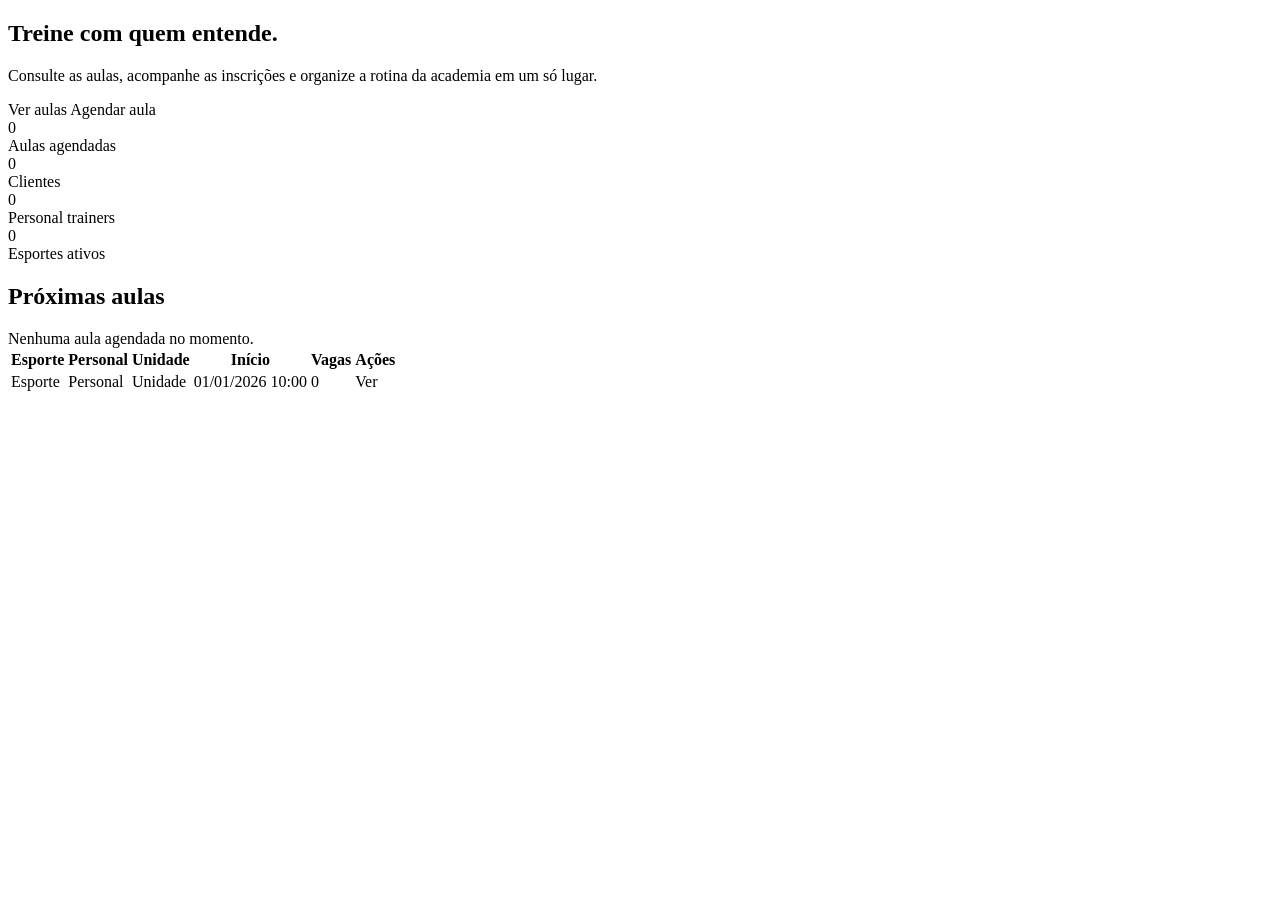
<file: src/main/resources/templates/index.html>
<!DOCTYPE html>
<html lang="pt-BR" xmlns:th="http://www.thymeleaf.org"
      xmlns:sec="http://www.thymeleaf.org/extras/spring-security">
<head th:replace="~{fragments/layout :: head('Início')}"></head>
<body>
<header th:replace="~{fragments/layout :: navbar('inicio')}"></header>

<section class="hero">
  <div class="container">
    <h1>Treine com quem entende.</h1>
    <p class="lead">Consulte as aulas, acompanhe as inscrições e organize a rotina da academia em um só lugar.</p>
    <div class="d-flex flex-wrap gap-2 mt-4">
      <a class="btn btn-accent btn-lg" th:href="@{/aulas}">Ver aulas</a>
      <a class="btn btn-outline-light btn-lg" sec:authorize="hasRole('ADMIN')" th:href="@{/aulas/nova}">Agendar aula</a>
    </div>
  </div>
</section>

<main class="container py-4">
  <div th:replace="~{fragments/layout :: mensagens}"></div>

  <div class="row g-3 my-3">
    <div class="col-6 col-lg-3">
      <div class="stat-card"><div class="numero" th:text="${totalAgendadas}">0</div><div class="rotulo">Aulas agendadas</div></div>
    </div>
    <div class="col-6 col-lg-3">
      <div class="stat-card"><div class="numero" th:text="${totalClientes}">0</div><div class="rotulo">Clientes</div></div>
    </div>
    <div class="col-6 col-lg-3">
      <div class="stat-card"><div class="numero" th:text="${totalPersonais}">0</div><div class="rotulo">Personal trainers</div></div>
    </div>
    <div class="col-6 col-lg-3">
      <div class="stat-card"><div class="numero" th:text="${totalEsportes}">0</div><div class="rotulo">Esportes ativos</div></div>
    </div>
  </div>

  <h2 class="h4 mt-4 mb-3">Próximas aulas</h2>
  <div class="alert alert-info" th:if="${proximasAulas.isEmpty()}">Nenhuma aula agendada no momento.</div>
  <div class="table-wrapper table-responsive" th:unless="${proximasAulas.isEmpty()}">
    <table class="table table-striped table-hover align-middle">
      <thead>
        <tr><th>Esporte</th><th>Personal</th><th>Unidade</th><th>Início</th><th>Vagas</th><th class="text-end">Ações</th></tr>
      </thead>
      <tbody>
        <tr th:each="aula : ${proximasAulas}">
          <td th:text="${aula.esporte()}">Esporte</td>
          <td th:text="${aula.personal()}">Personal</td>
          <td th:text="${aula.unidade()}">Unidade</td>
          <td th:text="${#temporals.format(aula.inicio(), 'dd/MM/yyyy HH:mm')}">01/01/2026 10:00</td>
          <td th:text="${aula.vagasDisponiveis()}">0</td>
          <td class="text-end"><a class="btn btn-sm btn-outline-primary" th:href="@{/aulas/{id}(id=${aula.id()})}">Ver</a></td>
        </tr>
      </tbody>
    </table>
  </div>
</main>

<footer th:replace="~{fragments/layout :: footer}"></footer>
<th:block th:replace="~{fragments/layout :: scripts}"></th:block>
</body>
</html>
</file>
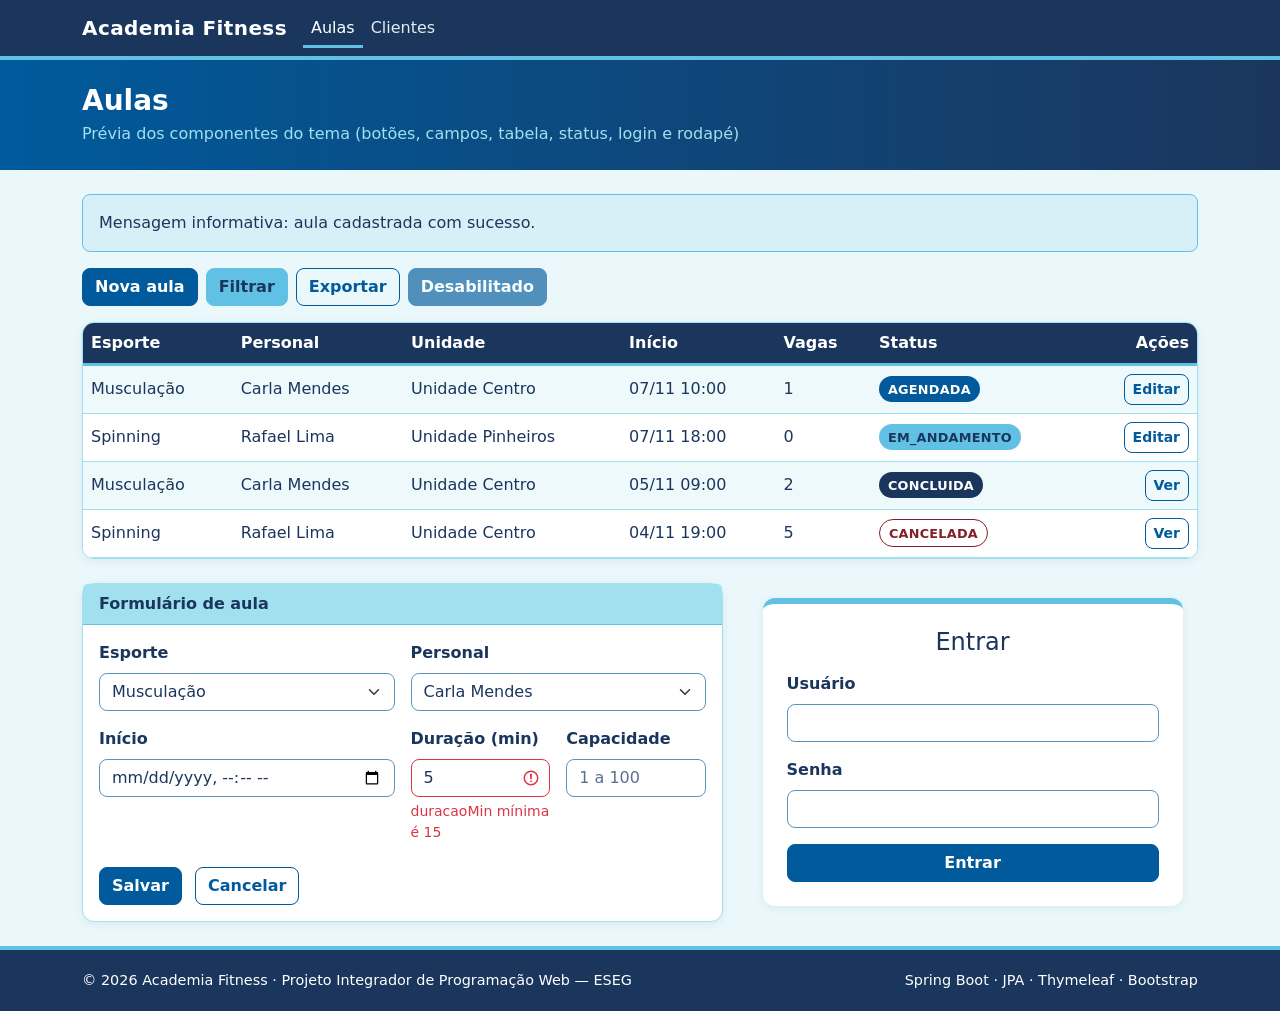
<file: src/main/resources/static/design-preview.html>
<!DOCTYPE html>
<html lang="pt-BR">
<head>
  <meta charset="UTF-8">
  <meta name="viewport" content="width=device-width, initial-scale=1">
  <title>Prévia do tema · Academia Fitness</title>
  <link rel="stylesheet" href="https://cdn.jsdelivr.net/npm/bootstrap@5.3.3/dist/css/bootstrap.min.css">
  <link rel="stylesheet" href="css/custom.css">
</head>
<body>
<header>
  <nav class="navbar navbar-expand-lg navbar-academia navbar-dark">
    <div class="container">
      <a class="navbar-brand" href="#">Academia Fitness</a>
      <button class="navbar-toggler" type="button" data-bs-toggle="collapse" data-bs-target="#m" aria-controls="m" aria-expanded="false" aria-label="Abrir menu"><span class="navbar-toggler-icon"></span></button>
      <div class="collapse navbar-collapse" id="m">
        <ul class="navbar-nav me-auto">
          <li class="nav-item"><a class="nav-link active" href="#">Aulas</a></li>
          <li class="nav-item"><a class="nav-link" href="#">Clientes</a></li>
        </ul>
      </div>
    </div>
  </nav>
</header>

<div class="page-header">
  <div class="container">
    <h1>Aulas</h1>
    <p>Prévia dos componentes do tema (botões, campos, tabela, status, login e rodapé)</p>
  </div>
</div>

<main class="container pb-4">
  <div class="alert alert-info">Mensagem informativa: aula cadastrada com sucesso.</div>

  <div class="d-flex flex-wrap gap-2 justify-content-between align-items-center mb-3 actions">
    <div class="d-flex flex-wrap gap-2">
      <button class="btn btn-primary">Nova aula</button>
      <button class="btn btn-accent">Filtrar</button>
      <button class="btn btn-outline-primary">Exportar</button>
      <button class="btn btn-primary" disabled>Desabilitado</button>
    </div>
  </div>

  <div class="table-wrapper table-responsive mb-4">
    <table class="table table-striped table-hover align-middle">
      <thead>
        <tr><th>Esporte</th><th>Personal</th><th>Unidade</th><th>Início</th><th>Vagas</th><th>Status</th><th class="text-end">Ações</th></tr>
      </thead>
      <tbody>
        <tr><td>Musculação</td><td>Carla Mendes</td><td>Unidade Centro</td><td>07/11 10:00</td><td>1</td><td><span class="status status-agendada">AGENDADA</span></td><td class="text-end"><a class="btn btn-sm btn-outline-primary" href="#">Editar</a></td></tr>
        <tr><td>Spinning</td><td>Rafael Lima</td><td>Unidade Pinheiros</td><td>07/11 18:00</td><td>0</td><td><span class="status status-em_andamento">EM_ANDAMENTO</span></td><td class="text-end"><a class="btn btn-sm btn-outline-primary" href="#">Editar</a></td></tr>
        <tr><td>Musculação</td><td>Carla Mendes</td><td>Unidade Centro</td><td>05/11 09:00</td><td>2</td><td><span class="status status-concluida">CONCLUIDA</span></td><td class="text-end"><a class="btn btn-sm btn-outline-primary" href="#">Ver</a></td></tr>
        <tr><td>Spinning</td><td>Rafael Lima</td><td>Unidade Centro</td><td>04/11 19:00</td><td>5</td><td><span class="status status-cancelada">CANCELADA</span></td><td class="text-end"><a class="btn btn-sm btn-outline-primary" href="#">Ver</a></td></tr>
      </tbody>
    </table>
  </div>

  <div class="row g-4">
    <div class="col-12 col-lg-7">
      <div class="card">
        <div class="card-header">Formulário de aula</div>
        <div class="card-body">
          <div class="row g-3">
            <div class="col-md-6"><label class="form-label" for="esp">Esporte</label>
              <select id="esp" class="form-select"><option>Musculação</option><option>Spinning</option></select></div>
            <div class="col-md-6"><label class="form-label" for="per">Personal</label>
              <select id="per" class="form-select"><option>Carla Mendes</option></select></div>
            <div class="col-md-6"><label class="form-label" for="ini">Início</label>
              <input id="ini" type="datetime-local" class="form-control"></div>
            <div class="col-md-3"><label class="form-label" for="dur">Duração (min)</label>
              <input id="dur" type="number" class="form-control is-invalid" value="5">
              <div class="invalid-feedback">duracaoMin mínima é 15</div></div>
            <div class="col-md-3"><label class="form-label" for="cap">Capacidade</label>
              <input id="cap" type="number" class="form-control" placeholder="1 a 100"></div>
          </div>
          <div class="mt-4 actions">
            <button class="btn btn-primary me-2">Salvar</button>
            <button class="btn btn-outline-primary">Cancelar</button>
          </div>
        </div>
      </div>
    </div>
    <div class="col-12 col-lg-5 d-flex">
      <div class="card login-card mx-auto my-auto">
        <div class="card-body p-4">
          <h2 class="h4 mb-3 text-center">Entrar</h2>
          <div class="mb-3"><label class="form-label" for="u">Usuário</label><input id="u" class="form-control"></div>
          <div class="mb-3"><label class="form-label" for="s">Senha</label><input id="s" type="password" class="form-control"></div>
          <button class="btn btn-primary w-100">Entrar</button>
        </div>
      </div>
    </div>
  </div>
</main>

<footer class="footer-academia">
  <div class="container d-flex flex-column flex-md-row justify-content-between gap-2">
    <span>© 2026 Academia Fitness · Projeto Integrador de Programação Web — ESEG</span>
    <span>Spring Boot · JPA · Thymeleaf · Bootstrap</span>
  </div>
</footer>
<script src="https://cdn.jsdelivr.net/npm/bootstrap@5.3.3/dist/js/bootstrap.bundle.min.js"></script>
</body>
</html>
</file>
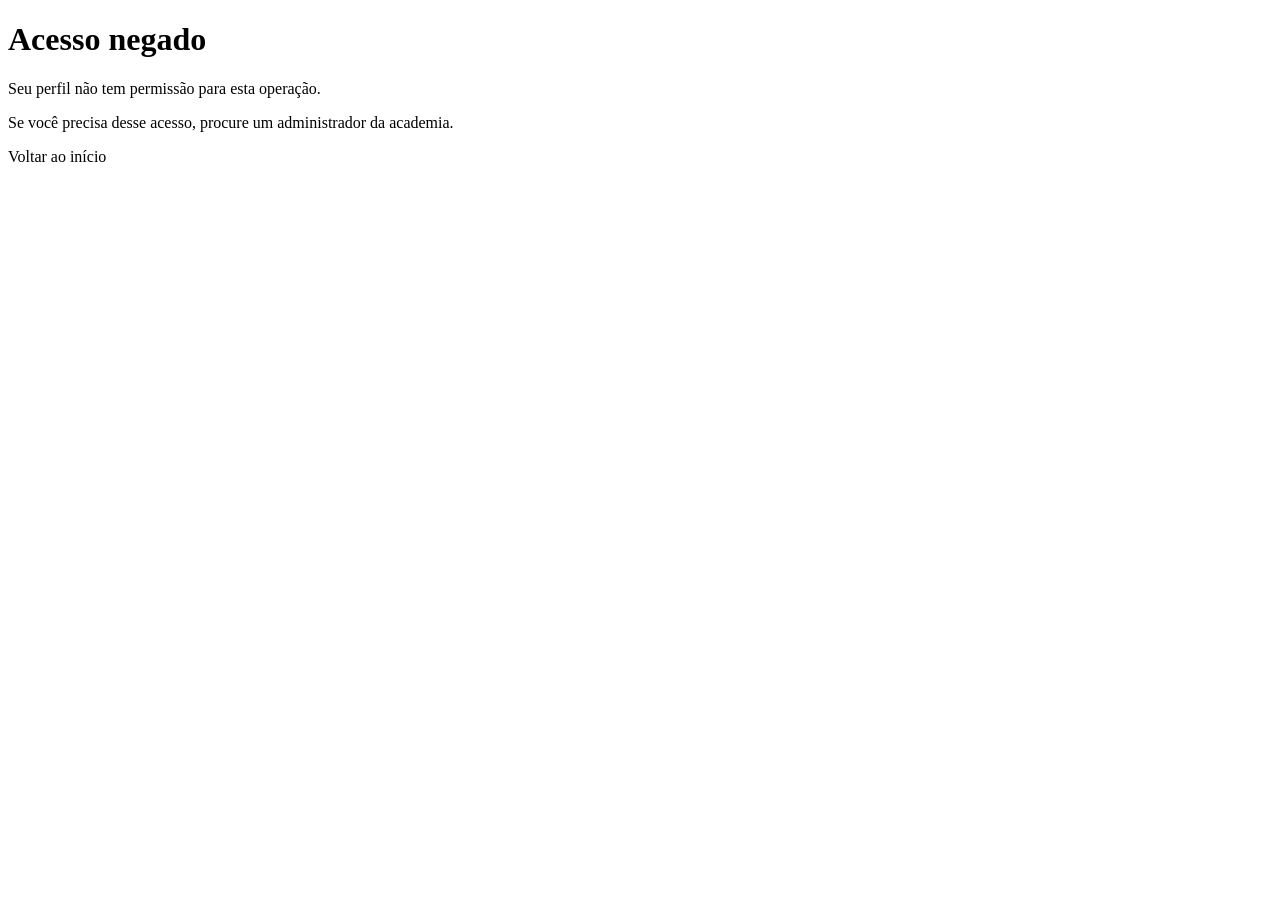
<file: src/main/resources/templates/acesso-negado.html>
<!DOCTYPE html>
<html lang="pt-BR" xmlns:th="http://www.thymeleaf.org">
<head th:replace="~{fragments/layout :: head('Acesso negado')}"></head>
<body>
<header th:replace="~{fragments/layout :: navbar('')}"></header>

<div class="page-header">
  <div class="container">
    <h1>Acesso negado</h1>
    <p>Seu perfil não tem permissão para esta operação.</p>
  </div>
</div>

<main class="container pb-5">
  <div class="card">
    <div class="card-body">
      <p>Se você precisa desse acesso, procure um administrador da academia.</p>
      <a class="btn btn-primary" th:href="@{/home}">Voltar ao início</a>
    </div>
  </div>
</main>

<footer th:replace="~{fragments/layout :: footer}"></footer>
<th:block th:replace="~{fragments/layout :: scripts}"></th:block>
</body>
</html>
</file>
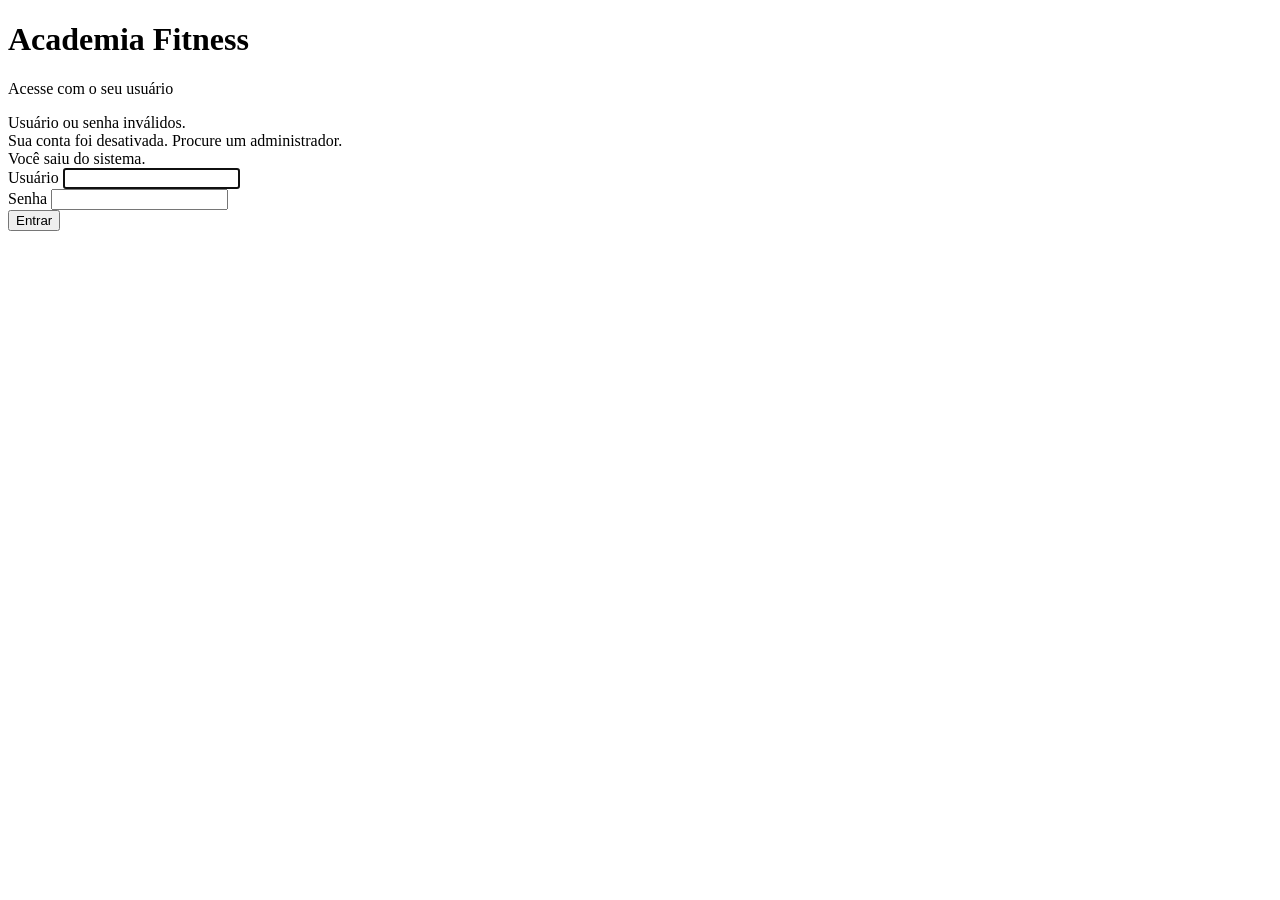
<file: src/main/resources/templates/login.html>
<!DOCTYPE html>
<html lang="pt-BR" xmlns:th="http://www.thymeleaf.org">
<head th:replace="~{fragments/layout :: head('Entrar')}"></head>
<body class="login-page">

<main class="d-flex flex-grow-1 align-items-center justify-content-center p-3">
  <div class="card login-card">
    <div class="card-body p-4">
      <h1 class="h3 text-center mb-1">Academia Fitness</h1>
      <p class="text-center mb-4">Acesse com o seu usuário</p>

      <div class="alert alert-danger" role="alert" th:if="${param.error}">Usuário ou senha inválidos.</div>
      <div class="alert alert-danger" role="alert" th:if="${param.desativado}">Sua conta foi desativada. Procure um administrador.</div>
      <div class="alert alert-info" role="alert" th:if="${param.logout}">Você saiu do sistema.</div>

      <form th:action="@{/login}" method="post">
        <div class="mb-3">
          <label class="form-label" for="username">Usuário</label>
          <input type="text" class="form-control" id="username" name="username" autocomplete="username" autofocus required>
        </div>
        <div class="mb-3">
          <label class="form-label" for="password">Senha</label>
          <input type="password" class="form-control" id="password" name="password" autocomplete="current-password" required>
        </div>
        <button type="submit" class="btn btn-primary w-100">Entrar</button>
      </form>
    </div>
  </div>
</main>

<footer th:replace="~{fragments/layout :: footer}"></footer>
<th:block th:replace="~{fragments/layout :: scripts}"></th:block>
</body>
</html>
</file>
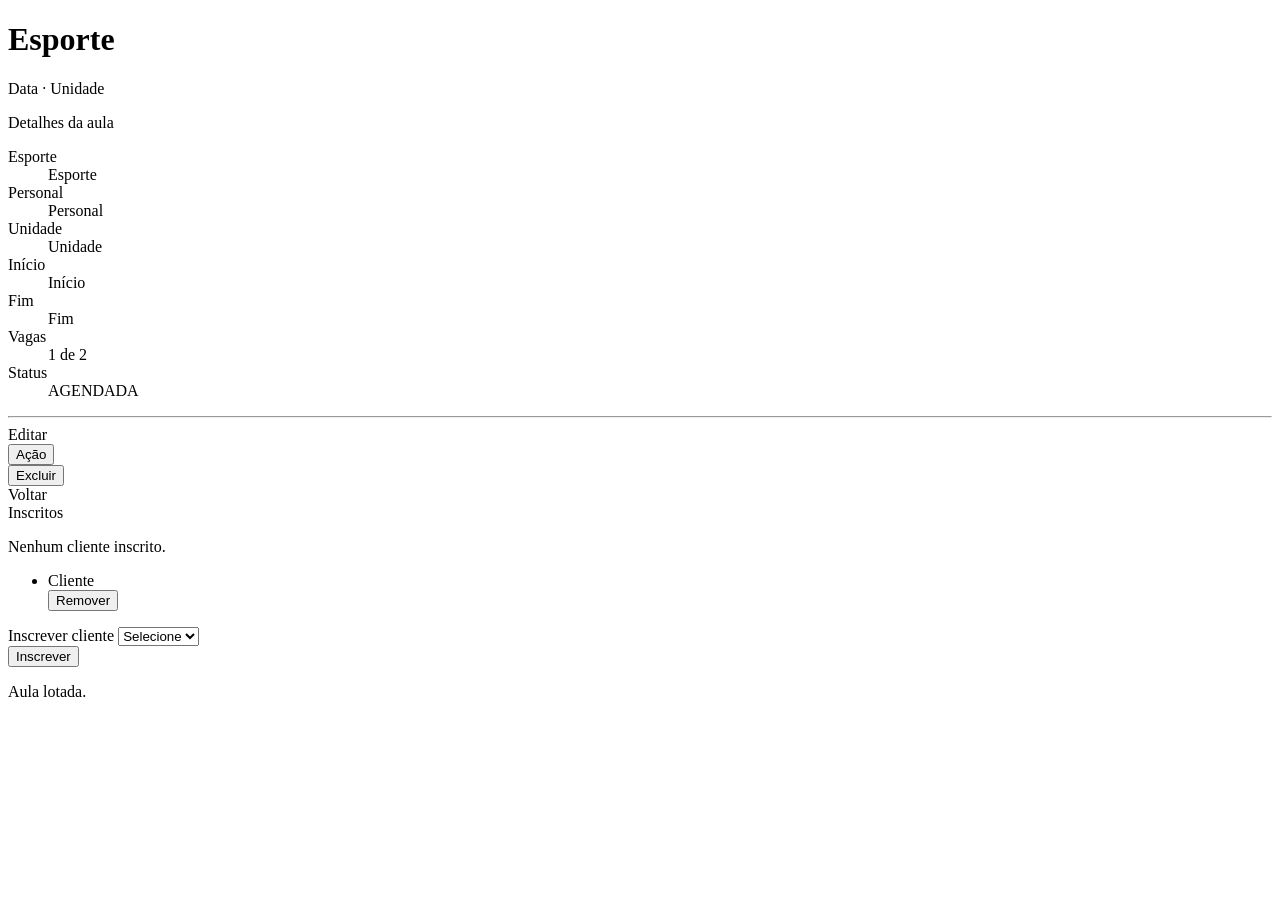
<file: src/main/resources/templates/aulas/detalhe.html>
<!DOCTYPE html>
<html lang="pt-BR" xmlns:th="http://www.thymeleaf.org"
      xmlns:sec="http://www.thymeleaf.org/extras/spring-security">
<head th:replace="~{fragments/layout :: head('Aula')}"></head>
<body>
<header th:replace="~{fragments/layout :: navbar('aulas')}"></header>

<div class="page-header">
  <div class="container">
    <h1 th:text="${aula.esporte()}">Esporte</h1>
    <p th:text="${#temporals.format(aula.inicio(), 'dd/MM/yyyy HH:mm') + ' · ' + aula.unidade()}">Data · Unidade</p>
  </div>
</div>

<main class="container pb-5">
  <div th:replace="~{fragments/layout :: mensagens}"></div>

  <div class="row g-4 mt-1">
    <div class="col-12 col-lg-6">
      <div class="card">
        <div class="card-header">Detalhes da aula</div>
        <div class="card-body">
          <dl class="row mb-0">
            <dt class="col-sm-4">Esporte</dt><dd class="col-sm-8" th:text="${aula.esporte()}">Esporte</dd>
            <dt class="col-sm-4">Personal</dt><dd class="col-sm-8" th:text="${aula.personal()}">Personal</dd>
            <dt class="col-sm-4">Unidade</dt><dd class="col-sm-8" th:text="${aula.unidade()}">Unidade</dd>
            <dt class="col-sm-4">Início</dt><dd class="col-sm-8" th:text="${#temporals.format(aula.inicio(), 'dd/MM/yyyy HH:mm')}">Início</dd>
            <dt class="col-sm-4">Fim</dt><dd class="col-sm-8" th:text="${#temporals.format(aula.fim(), 'dd/MM/yyyy HH:mm')}">Fim</dd>
            <dt class="col-sm-4">Vagas</dt><dd class="col-sm-8" th:text="${aula.vagasDisponiveis() + ' livres de ' + aula.capacidade()}">1 de 2</dd>
            <dt class="col-sm-4">Status</dt>
            <dd class="col-sm-8"><span class="status" th:classappend="${'status-' + #strings.toLowerCase(aula.status().name())}" th:text="${aula.status()}">AGENDADA</span></dd>
          </dl>
          <hr>
          <div class="d-flex flex-wrap gap-2 actions">
            <a class="btn btn-primary" sec:authorize="hasRole('ADMIN')" th:if="${aula.status().name() == 'AGENDADA'}"
               th:href="@{/aulas/{id}/editar(id=${aula.id()})}">Editar</a>

            <form th:each="proximo : ${aula.status().proximos()}" sec:authorize="hasRole('ADMIN')" method="post" class="d-inline"
                  th:action="@{/aulas/{id}/status(id=${aula.id()})}">
              <input type="hidden" name="status" th:value="${proximo.name()}">
              <button type="submit" class="btn"
                      th:classappend="${proximo.name() == 'CANCELADA'} ? 'btn-outline-primary' : 'btn-accent'"
                      th:text="${proximo.name() == 'EM_ANDAMENTO' ? 'Iniciar aula' : (proximo.name() == 'CONCLUIDA' ? 'Concluir aula' : 'Cancelar aula')}">Ação</button>
            </form>

            <form th:if="${aula.status().name() == 'AGENDADA' and aula.inscritos().isEmpty()}" sec:authorize="hasRole('ADMIN')" method="post" class="d-inline"
                  th:action="@{/aulas/{id}/excluir(id=${aula.id()})}"
                  onsubmit="return confirm('Excluir esta aula?');">
              <button type="submit" class="btn btn-outline-primary">Excluir</button>
            </form>

            <a class="btn btn-outline-primary" th:href="@{/aulas}">Voltar</a>
          </div>
        </div>
      </div>
    </div>

    <div class="col-12 col-lg-6">
      <div class="card">
        <div class="card-header" th:text="${'Inscritos (' + aula.inscritos().size() + ')'}">Inscritos</div>
        <div class="card-body">
          <p class="mb-3" th:if="${aula.inscritos().isEmpty()}">Nenhum cliente inscrito.</p>
          <ul class="list-group list-group-flush mb-3" th:unless="${aula.inscritos().isEmpty()}">
            <li class="list-group-item d-flex justify-content-between align-items-center" th:each="c : ${aula.inscritos()}">
              <span th:text="${c.nome()}">Cliente</span>
              <form th:if="${aula.status().name() == 'AGENDADA'}" method="post"
                    th:action="@{/aulas/{id}/inscricoes/{cid}/cancelar(id=${aula.id()},cid=${c.id()})}">
                <button type="submit" class="btn btn-sm btn-outline-primary">Remover</button>
              </form>
            </li>
          </ul>

          <form method="post" class="row g-2 align-items-end"
                th:if="${aula.status().name() == 'AGENDADA' and aula.vagasDisponiveis() > 0 and !clientesDisponiveis.isEmpty()}"
                th:action="@{/aulas/{id}/inscricoes(id=${aula.id()})}">
            <div class="col-12 col-sm-8">
              <label class="form-label" for="clienteId">Inscrever cliente</label>
              <select class="form-select" id="clienteId" name="clienteId" required>
                <option value="" disabled selected>Selecione</option>
                <option th:each="c : ${clientesDisponiveis}" th:value="${c.id}" th:text="${c.nome}">Cliente</option>
              </select>
            </div>
            <div class="col-12 col-sm-4 actions">
              <button type="submit" class="btn btn-primary w-100">Inscrever</button>
            </div>
          </form>
          <p class="mb-0" th:if="${aula.status().name() == 'AGENDADA' and aula.vagasDisponiveis() == 0}">Aula lotada.</p>
        </div>
      </div>
    </div>
  </div>
</main>

<footer th:replace="~{fragments/layout :: footer}"></footer>
<th:block th:replace="~{fragments/layout :: scripts}"></th:block>
</body>
</html>
</file>
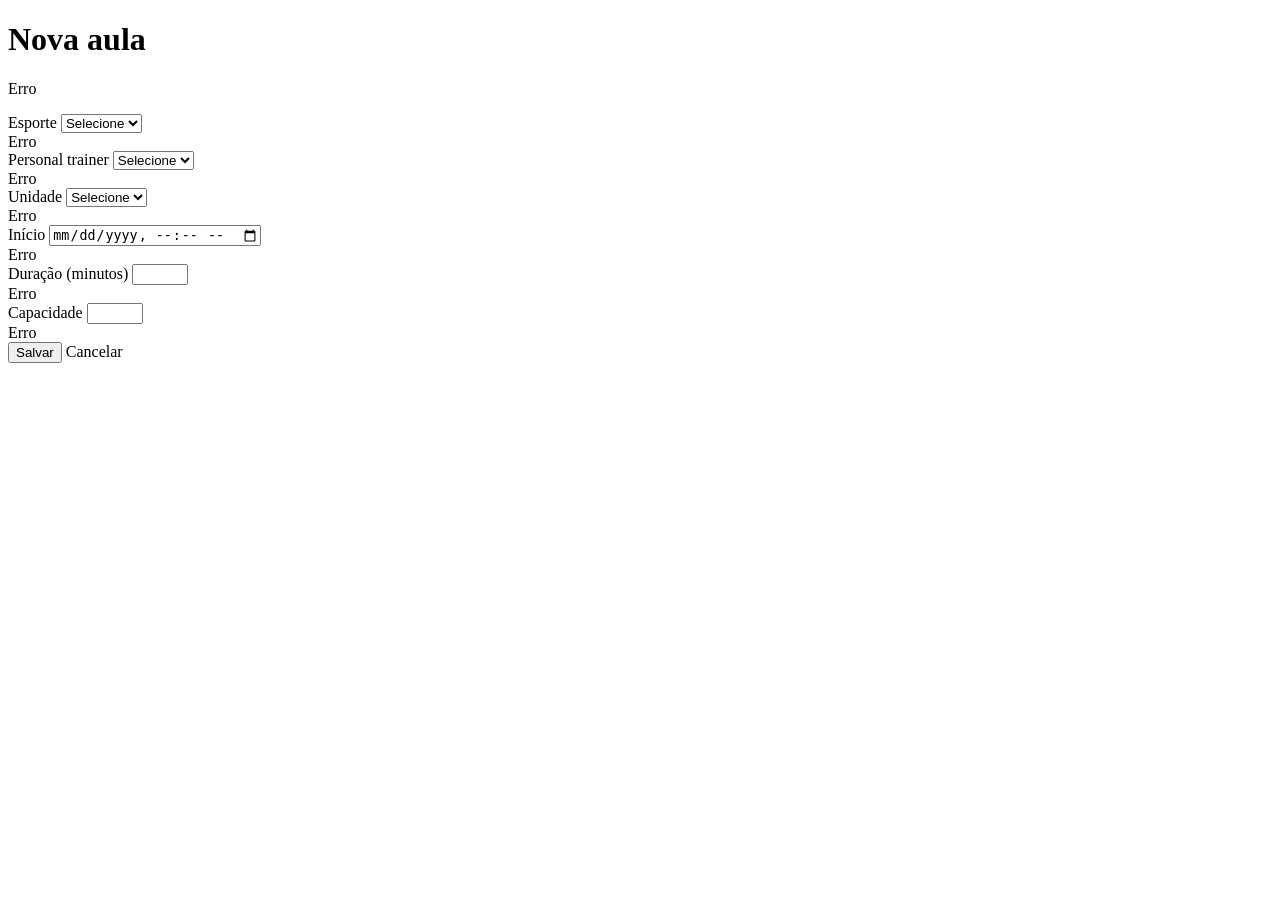
<file: src/main/resources/templates/aulas/form.html>
<!DOCTYPE html>
<html lang="pt-BR" xmlns:th="http://www.thymeleaf.org">
<head th:replace="~{fragments/layout :: head('Aula')}"></head>
<body>
<header th:replace="~{fragments/layout :: navbar('aulas')}"></header>

<div class="page-header">
  <div class="container"><h1 th:text="${titulo}">Nova aula</h1></div>
</div>

<main class="container pb-5">
  <div class="card">
    <div class="card-body">
      <form method="post" th:action="@{${acao}}" th:object="${form}" novalidate>
        <div class="alert alert-danger" th:if="${#fields.hasGlobalErrors()}">
          <p class="mb-0" th:each="e : ${#fields.globalErrors()}" th:text="${e}">Erro</p>
        </div>

        <div class="row g-3">
          <div class="col-md-6">
            <label class="form-label" for="esporteId">Esporte</label>
            <select class="form-select" id="esporteId" th:field="*{esporteId}" th:errorclass="is-invalid">
              <option value="">Selecione</option>
              <option th:each="e : ${esportes}" th:value="${e.id}" th:text="${e.nome}">Esporte</option>
            </select>
            <div class="invalid-feedback" th:errors="*{esporteId}">Erro</div>
          </div>

          <div class="col-md-6">
            <label class="form-label" for="personalId">Personal trainer</label>
            <select class="form-select" id="personalId" th:field="*{personalId}" th:errorclass="is-invalid">
              <option value="">Selecione</option>
              <option th:each="p : ${personais}" th:value="${p.id}" th:text="${p.nome}">Personal</option>
            </select>
            <div class="invalid-feedback" th:errors="*{personalId}">Erro</div>
          </div>

          <div class="col-md-6">
            <label class="form-label" for="unidadeId">Unidade</label>
            <select class="form-select" id="unidadeId" th:field="*{unidadeId}" th:errorclass="is-invalid">
              <option value="">Selecione</option>
              <option th:each="u : ${unidades}" th:value="${u.id}" th:text="${u.nome}">Unidade</option>
            </select>
            <div class="invalid-feedback" th:errors="*{unidadeId}">Erro</div>
          </div>

          <div class="col-md-6">
            <label class="form-label" for="inicio">Início</label>
            <input type="datetime-local" class="form-control" id="inicio" th:field="*{inicio}" th:errorclass="is-invalid">
            <div class="invalid-feedback" th:errors="*{inicio}">Erro</div>
          </div>

          <div class="col-md-6">
            <label class="form-label" for="duracaoMin">Duração (minutos)</label>
            <input type="number" class="form-control" id="duracaoMin" min="15" max="240" th:field="*{duracaoMin}" th:errorclass="is-invalid">
            <div class="invalid-feedback" th:errors="*{duracaoMin}">Erro</div>
          </div>

          <div class="col-md-6">
            <label class="form-label" for="capacidade">Capacidade</label>
            <input type="number" class="form-control" id="capacidade" min="1" max="100" th:field="*{capacidade}" th:errorclass="is-invalid">
            <div class="invalid-feedback" th:errors="*{capacidade}">Erro</div>
          </div>
        </div>

        <div class="mt-4 actions">
          <button type="submit" class="btn btn-primary me-2">Salvar</button>
          <a class="btn btn-outline-primary" th:href="@{/aulas}">Cancelar</a>
        </div>
      </form>
    </div>
  </div>
</main>

<footer th:replace="~{fragments/layout :: footer}"></footer>
<th:block th:replace="~{fragments/layout :: scripts}"></th:block>
</body>
</html>
</file>
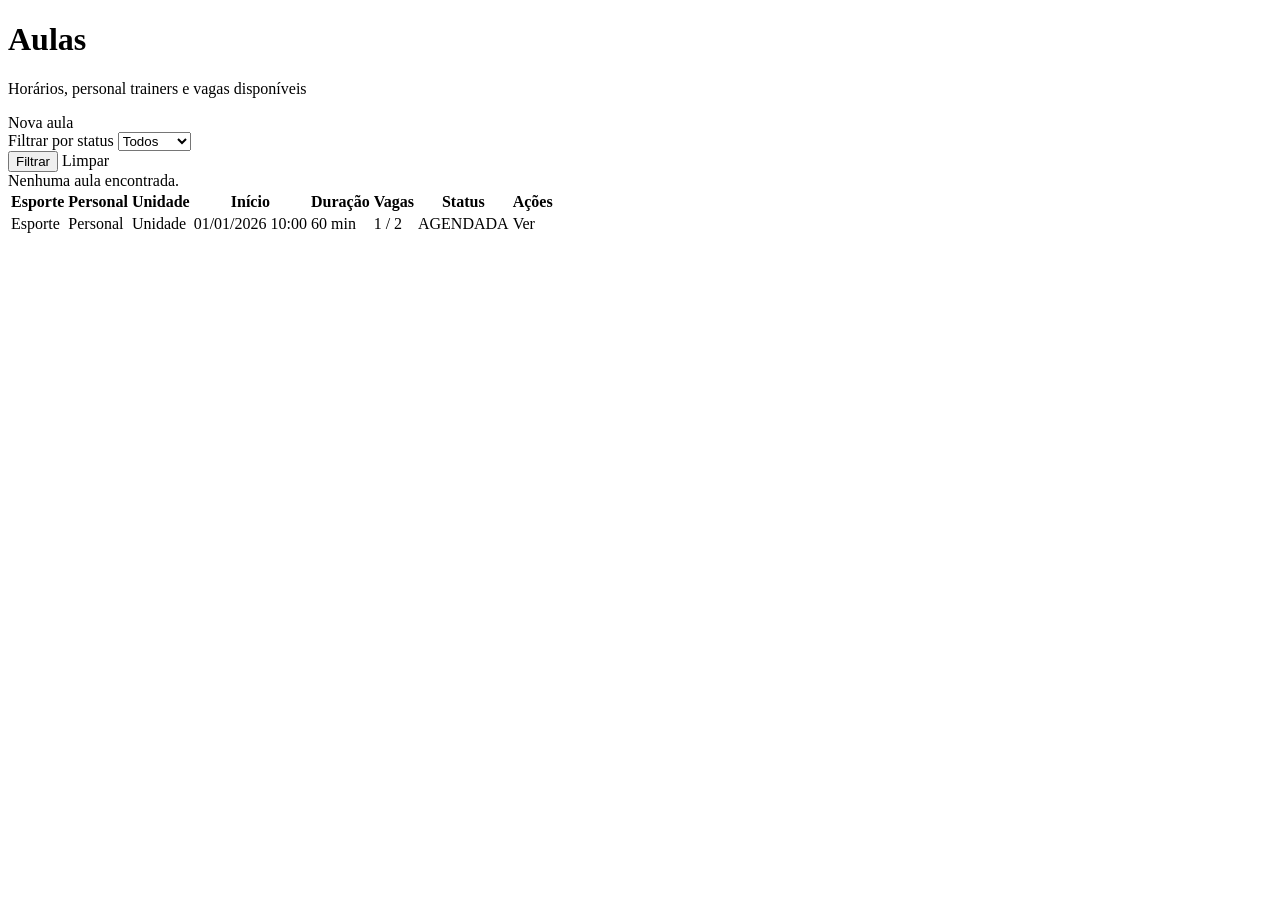
<file: src/main/resources/templates/aulas/lista.html>
<!DOCTYPE html>
<html lang="pt-BR" xmlns:th="http://www.thymeleaf.org"
      xmlns:sec="http://www.thymeleaf.org/extras/spring-security">
<head th:replace="~{fragments/layout :: head('Aulas')}"></head>
<body>
<header th:replace="~{fragments/layout :: navbar('aulas')}"></header>

<div class="page-header">
  <div class="container d-flex flex-wrap justify-content-between align-items-center gap-2">
    <div>
      <h1>Aulas</h1>
      <p>Horários, personal trainers e vagas disponíveis</p>
    </div>
    <a class="btn btn-accent" sec:authorize="hasRole('ADMIN')" th:href="@{/aulas/nova}">Nova aula</a>
  </div>
</div>

<main class="container pb-5">
  <div th:replace="~{fragments/layout :: mensagens}"></div>

  <form class="row g-2 align-items-end my-3" method="get" th:action="@{/aulas}">
    <div class="col-12 col-sm-6 col-md-4">
      <label class="form-label" for="status">Filtrar por status</label>
      <select class="form-select" id="status" name="status">
        <option value="">Todos</option>
        <option th:each="s : ${todosStatus}" th:value="${s.name()}" th:text="${s.name()}"
                th:selected="${statusSelecionado != null and statusSelecionado == s}">STATUS</option>
      </select>
    </div>
    <div class="col-12 col-sm-6 col-md-3 actions">
      <button type="submit" class="btn btn-primary">Filtrar</button>
      <a class="btn btn-outline-primary" th:href="@{/aulas}">Limpar</a>
    </div>
  </form>

  <div class="alert alert-info" th:if="${aulas.isEmpty()}">Nenhuma aula encontrada.</div>

  <div class="table-wrapper table-responsive" th:unless="${aulas.isEmpty()}">
    <table class="table table-striped table-hover align-middle">
      <thead>
        <tr><th>Esporte</th><th>Personal</th><th>Unidade</th><th>Início</th><th>Duração</th><th>Vagas</th><th>Status</th><th class="text-end">Ações</th></tr>
      </thead>
      <tbody>
        <tr th:each="aula : ${aulas}">
          <td th:text="${aula.esporte()}">Esporte</td>
          <td th:text="${aula.personal()}">Personal</td>
          <td th:text="${aula.unidade()}">Unidade</td>
          <td th:text="${#temporals.format(aula.inicio(), 'dd/MM/yyyy HH:mm')}">01/01/2026 10:00</td>
          <td th:text="${aula.duracaoMin() + ' min'}">60 min</td>
          <td th:text="${aula.vagasDisponiveis() + ' / ' + aula.capacidade()}">1 / 2</td>
          <td><span class="status" th:classappend="${'status-' + #strings.toLowerCase(aula.status().name())}" th:text="${aula.status()}">AGENDADA</span></td>
          <td class="text-end"><a class="btn btn-sm btn-outline-primary" th:href="@{/aulas/{id}(id=${aula.id()})}">Ver</a></td>
        </tr>
      </tbody>
    </table>
  </div>
</main>

<footer th:replace="~{fragments/layout :: footer}"></footer>
<th:block th:replace="~{fragments/layout :: scripts}"></th:block>
</body>
</html>
</file>
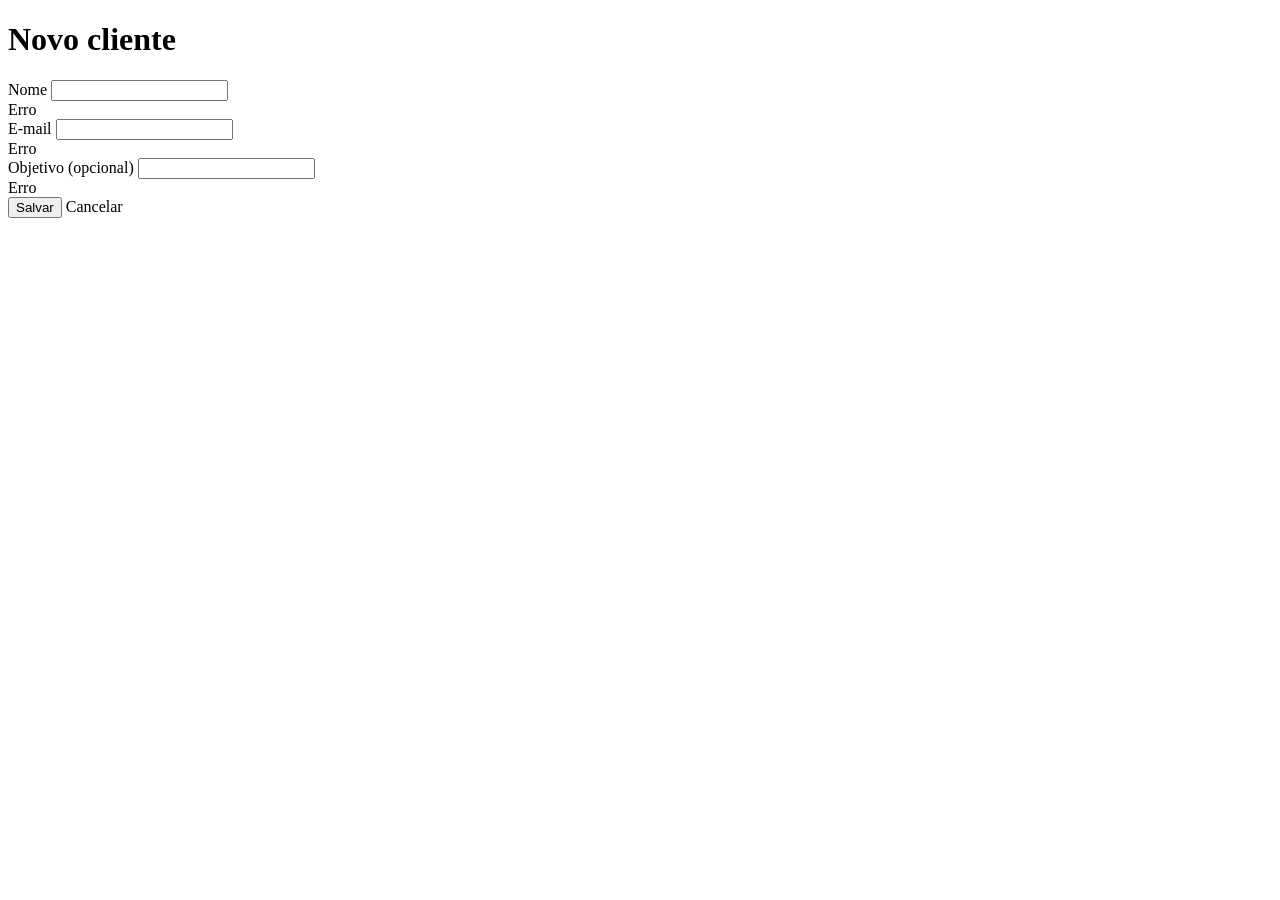
<file: src/main/resources/templates/clientes/form.html>
<!DOCTYPE html>
<html lang="pt-BR" xmlns:th="http://www.thymeleaf.org">
<head th:replace="~{fragments/layout :: head('Cliente')}"></head>
<body>
<header th:replace="~{fragments/layout :: navbar('clientes')}"></header>

<div class="page-header">
  <div class="container"><h1 th:text="${titulo}">Novo cliente</h1></div>
</div>

<main class="container pb-5">
  <div class="card">
    <div class="card-body">
      <form method="post" th:action="@{${acao}}" th:object="${form}" novalidate>
        <div class="row g-3">
          <div class="col-md-6">
            <label class="form-label" for="nome">Nome</label>
            <input type="text" class="form-control" id="nome" th:field="*{nome}" th:errorclass="is-invalid">
            <div class="invalid-feedback" th:errors="*{nome}">Erro</div>
          </div>
          <div class="col-md-6">
            <label class="form-label" for="email">E-mail</label>
            <input type="email" class="form-control" id="email" th:field="*{email}" th:errorclass="is-invalid">
            <div class="invalid-feedback" th:errors="*{email}">Erro</div>
          </div>
          <div class="col-12">
            <label class="form-label" for="objetivo">Objetivo (opcional)</label>
            <input type="text" class="form-control" id="objetivo" th:field="*{objetivo}" th:errorclass="is-invalid">
            <div class="invalid-feedback" th:errors="*{objetivo}">Erro</div>
          </div>
        </div>
        <div class="mt-4 actions">
          <button type="submit" class="btn btn-primary me-2">Salvar</button>
          <a class="btn btn-outline-primary" th:href="@{/clientes}">Cancelar</a>
        </div>
      </form>
    </div>
  </div>
</main>

<footer th:replace="~{fragments/layout :: footer}"></footer>
<th:block th:replace="~{fragments/layout :: scripts}"></th:block>
</body>
</html>
</file>
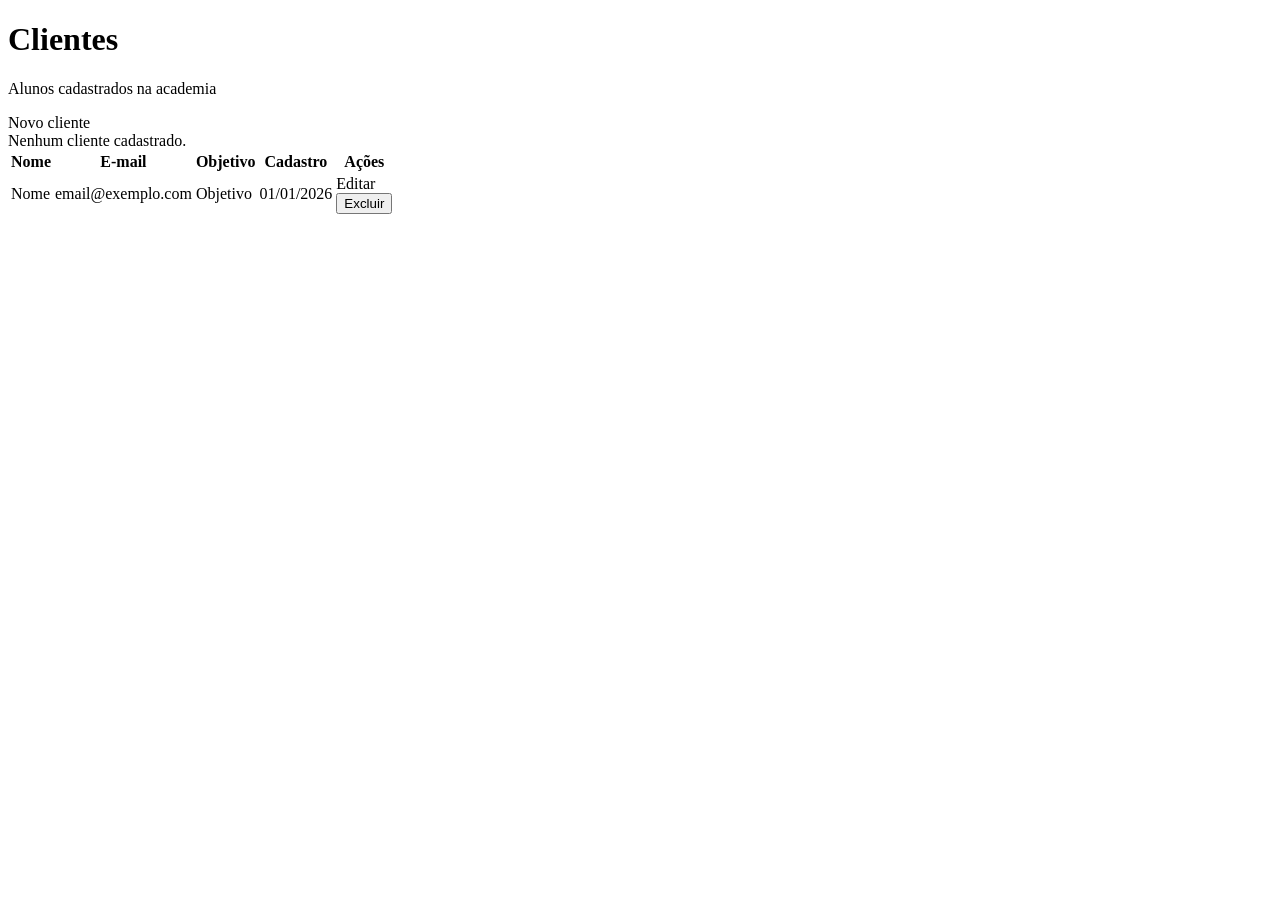
<file: src/main/resources/templates/clientes/lista.html>
<!DOCTYPE html>
<html lang="pt-BR" xmlns:th="http://www.thymeleaf.org"
      xmlns:sec="http://www.thymeleaf.org/extras/spring-security">
<head th:replace="~{fragments/layout :: head('Clientes')}"></head>
<body>
<header th:replace="~{fragments/layout :: navbar('clientes')}"></header>

<div class="page-header">
  <div class="container d-flex flex-wrap justify-content-between align-items-center gap-2">
    <div>
      <h1>Clientes</h1>
      <p>Alunos cadastrados na academia</p>
    </div>
    <a class="btn btn-accent" th:href="@{/clientes/novo}">Novo cliente</a>
  </div>
</div>

<main class="container pb-5">
  <div th:replace="~{fragments/layout :: mensagens}"></div>

  <div class="alert alert-info mt-3" th:if="${clientes.isEmpty()}">Nenhum cliente cadastrado.</div>

  <div class="table-wrapper table-responsive mt-3" th:unless="${clientes.isEmpty()}">
    <table class="table table-striped table-hover align-middle">
      <thead>
        <tr><th>Nome</th><th>E-mail</th><th>Objetivo</th><th>Cadastro</th><th class="text-end">Ações</th></tr>
      </thead>
      <tbody>
        <tr th:each="c : ${clientes}">
          <td th:text="${c.nome}">Nome</td>
          <td th:text="${c.email}">email@exemplo.com</td>
          <td th:text="${c.objetivo != null ? c.objetivo : '—'}">Objetivo</td>
          <td th:text="${#temporals.format(c.dataCadastro, 'dd/MM/yyyy')}">01/01/2026</td>
          <td class="text-end">
            <div class="d-inline-flex gap-2">
              <a class="btn btn-sm btn-outline-primary" th:href="@{/clientes/{id}/editar(id=${c.id})}">Editar</a>
              <form method="post" sec:authorize="hasRole('ADMIN')" th:action="@{/clientes/{id}/excluir(id=${c.id})}"
                    onsubmit="return confirm('Excluir este cliente?');">
                <button type="submit" class="btn btn-sm btn-outline-primary">Excluir</button>
              </form>
            </div>
          </td>
        </tr>
      </tbody>
    </table>
  </div>
</main>

<footer th:replace="~{fragments/layout :: footer}"></footer>
<th:block th:replace="~{fragments/layout :: scripts}"></th:block>
</body>
</html>
</file>
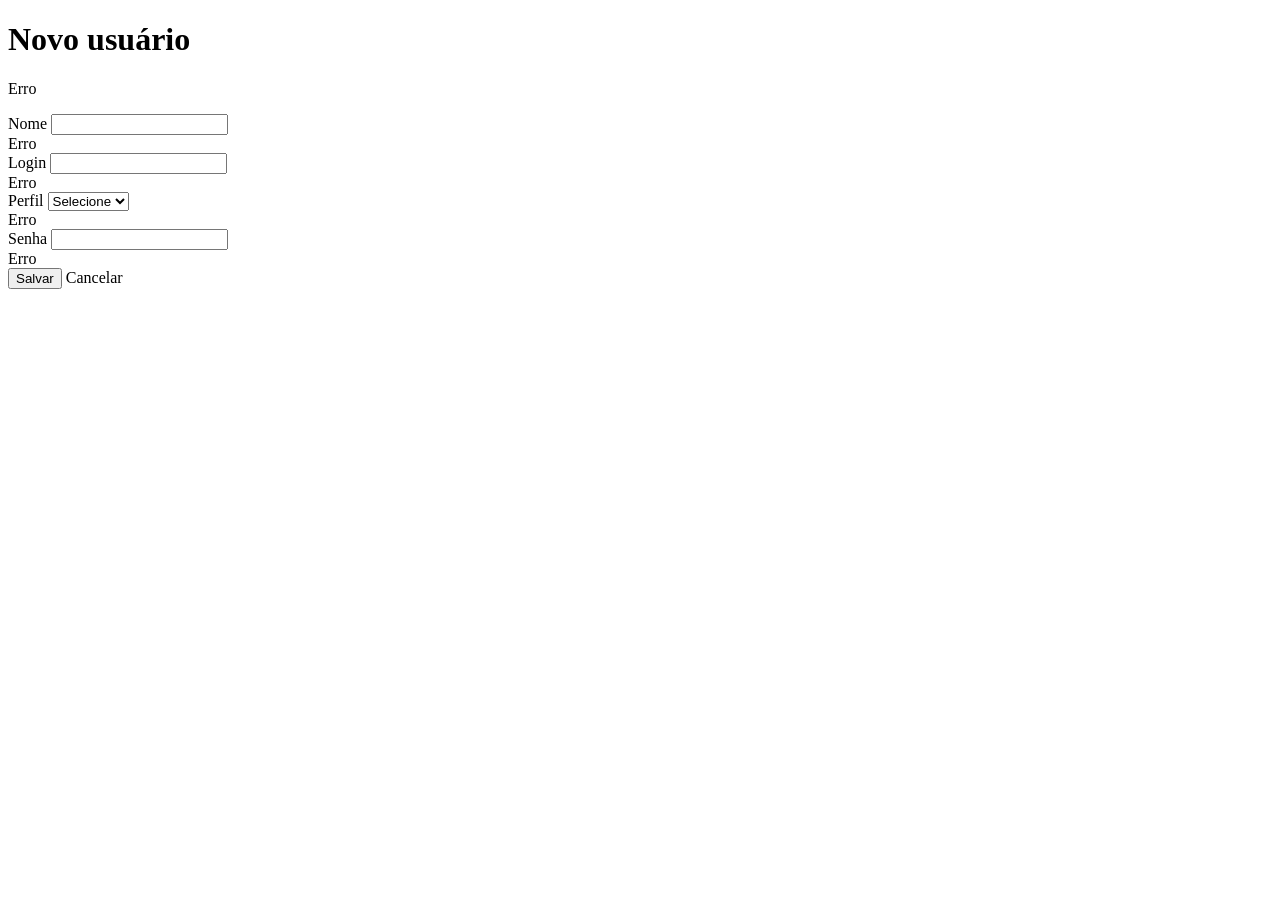
<file: src/main/resources/templates/usuarios/form.html>
<!DOCTYPE html>
<html lang="pt-BR" xmlns:th="http://www.thymeleaf.org">
<head th:replace="~{fragments/layout :: head('Usuário')}"></head>
<body>
<header th:replace="~{fragments/layout :: navbar('usuarios')}"></header>

<div class="page-header">
  <div class="container"><h1 th:text="${titulo}">Novo usuário</h1></div>
</div>

<main class="container pb-5">
  <div class="card">
    <div class="card-body">
      <form method="post" th:action="@{${acao}}" th:object="${form}" novalidate>
        <div class="alert alert-danger" th:if="${#fields.hasGlobalErrors()}">
          <p class="mb-0" th:each="e : ${#fields.globalErrors()}" th:text="${e}">Erro</p>
        </div>

        <div class="row g-3">
          <div class="col-12 col-md-6">
            <label class="form-label" for="nome">Nome</label>
            <input type="text" class="form-control" id="nome" th:field="*{nome}" th:errorclass="is-invalid">
            <div class="invalid-feedback" th:errors="*{nome}">Erro</div>
          </div>
          <div class="col-12 col-md-6">
            <label class="form-label" for="login">Login</label>
            <input type="text" class="form-control" id="login" th:field="*{login}" th:readonly="${editando}" th:errorclass="is-invalid" autocomplete="off">
            <div class="invalid-feedback" th:errors="*{login}">Erro</div>
          </div>
          <div class="col-12 col-md-6">
            <label class="form-label" for="perfil">Perfil</label>
            <select class="form-select" id="perfil" th:field="*{perfil}" th:errorclass="is-invalid">
              <option value="">Selecione</option>
              <option th:each="p : ${perfis}" th:value="${p.name()}" th:text="${p.rotulo}">Perfil</option>
            </select>
            <div class="invalid-feedback" th:errors="*{perfil}">Erro</div>
          </div>
          <div class="col-12 col-md-6">
            <label class="form-label" for="senha" th:text="${editando} ? 'Nova senha (deixe em branco para manter)' : 'Senha'">Senha</label>
            <input type="password" class="form-control" id="senha" th:field="*{senha}" th:errorclass="is-invalid" autocomplete="new-password">
            <div class="invalid-feedback" th:errors="*{senha}">Erro</div>
          </div>
        </div>

        <div class="mt-4 actions">
          <button type="submit" class="btn btn-primary me-2">Salvar</button>
          <a class="btn btn-outline-primary" th:href="@{/usuarios}">Cancelar</a>
        </div>
      </form>
    </div>
  </div>
</main>

<footer th:replace="~{fragments/layout :: footer}"></footer>
<th:block th:replace="~{fragments/layout :: scripts}"></th:block>
</body>
</html>
</file>
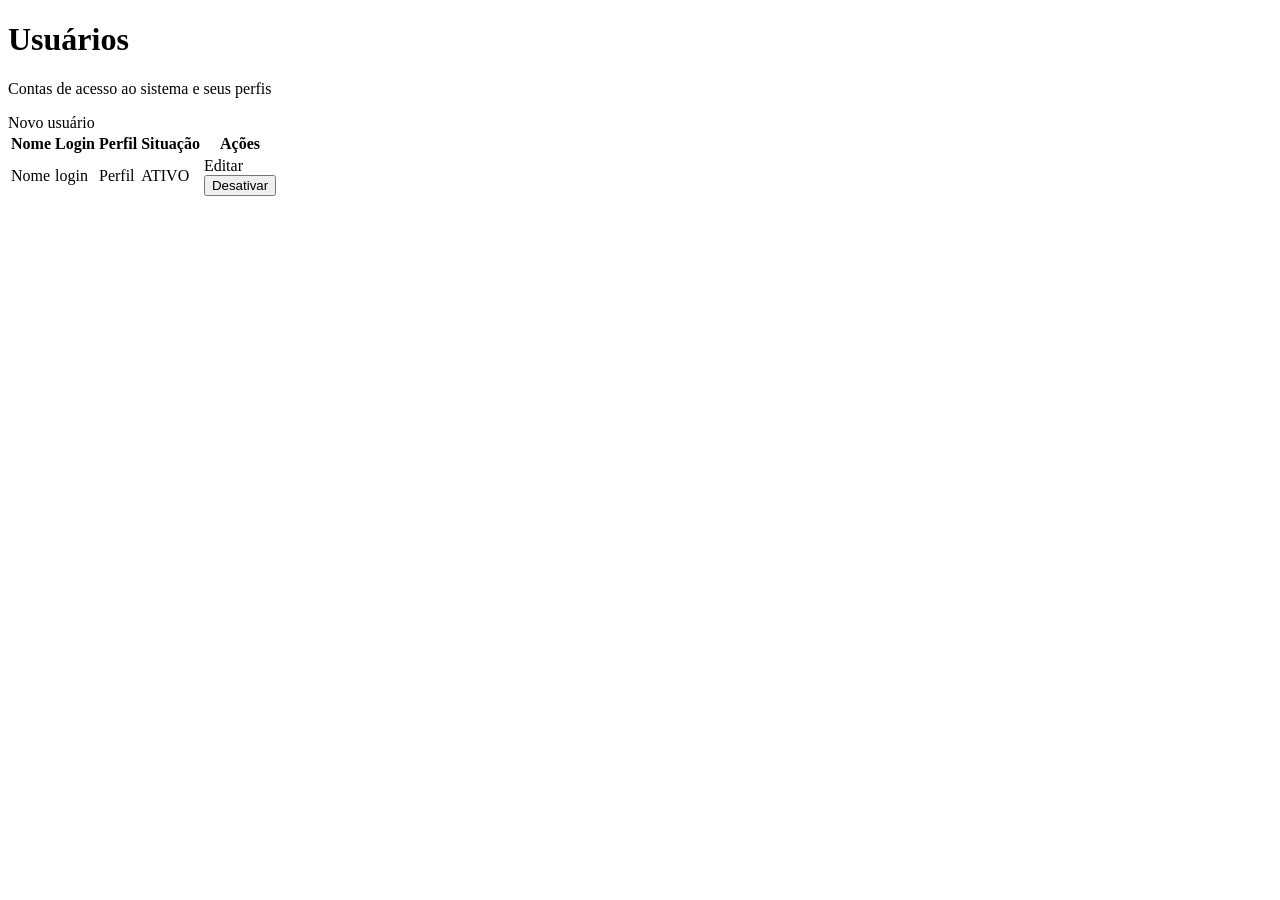
<file: src/main/resources/templates/usuarios/lista.html>
<!DOCTYPE html>
<html lang="pt-BR" xmlns:th="http://www.thymeleaf.org">
<head th:replace="~{fragments/layout :: head('Usuários')}"></head>
<body>
<header th:replace="~{fragments/layout :: navbar('usuarios')}"></header>

<div class="page-header">
  <div class="container d-flex flex-wrap justify-content-between align-items-center gap-2">
    <div>
      <h1>Usuários</h1>
      <p>Contas de acesso ao sistema e seus perfis</p>
    </div>
    <a class="btn btn-accent" th:href="@{/usuarios/novo}">Novo usuário</a>
  </div>
</div>

<main class="container pb-5">
  <div th:replace="~{fragments/layout :: mensagens}"></div>

  <div class="table-wrapper table-responsive mt-3">
    <table class="table table-striped table-hover align-middle">
      <thead>
        <tr><th>Nome</th><th>Login</th><th>Perfil</th><th>Situação</th><th class="text-end">Ações</th></tr>
      </thead>
      <tbody>
        <tr th:each="u : ${usuarios}">
          <td th:text="${u.nome}">Nome</td>
          <td th:text="${u.login}">login</td>
          <td th:text="${u.perfil.rotulo}">Perfil</td>
          <td><span class="status" th:classappend="${u.ativo} ? 'status-ativo' : 'status-inativo'" th:text="${u.ativo} ? 'ATIVO' : 'INATIVO'">ATIVO</span></td>
          <td class="text-end">
            <div class="d-inline-flex gap-2">
              <a class="btn btn-sm btn-outline-primary" th:href="@{/usuarios/{id}/editar(id=${u.id})}">Editar</a>
              <form method="post" th:action="@{/usuarios/{id}/ativo(id=${u.id})}">
                <button type="submit" class="btn btn-sm btn-outline-primary"
                        th:disabled="${u.login == loginLogado}"
                        th:text="${u.ativo} ? 'Desativar' : 'Ativar'">Desativar</button>
              </form>
            </div>
          </td>
        </tr>
      </tbody>
    </table>
  </div>
</main>

<footer th:replace="~{fragments/layout :: footer}"></footer>
<th:block th:replace="~{fragments/layout :: scripts}"></th:block>
</body>
</html>
</file>
<file: src/main/resources/static/css/custom.css>
/* =========================================================
   Academia Fitness — tema sobre Bootstrap 5
   Paleta (Color Hunt):
     navy  #1B365D  textos, navbar, rodapé, cabeçalho de tabela
     blue  #005A9C  cor primária (botões, links, destaques)
     sky   #60C1E5  acento (foco, botão secundário, barras)
     ice   #A0E0EF  fundos suaves, bordas decorativas
   Contraste (WCAG): navy/branco 12,1 · azul/branco 7,1 · navy/sky 5,9 · navy/ice 8,3.
   Regra: sky e ice NUNCA como cor de texto sobre branco (2,0 e 1,5); só como fundo.
   Tons derivados da paleta: --ac-bg #EAF8FB, --ac-stripe #EEF9FC, --ac-hover #D7F0F8
   (ice/sky diluídos em branco), --ac-border #5994BF (azul diluído, 3,3:1 p/ campos).
   ========================================================= */

:root {
  --ac-navy: #1B365D;
  --ac-blue: #005A9C;
  --ac-sky:  #60C1E5;
  --ac-ice:  #A0E0EF;
  --ac-bg:     #EAF8FB;
  --ac-stripe: #EEF9FC;
  --ac-hover:  #D7F0F8;
  --ac-border: #5994BF;

  /* variáveis do Bootstrap */
  --bs-primary: #005A9C;
  --bs-primary-rgb: 0, 90, 156;
  --bs-body-color: #1B365D;
  --bs-body-color-rgb: 27, 54, 93;
  --bs-body-bg: #EAF8FB;
  --bs-body-bg-rgb: 234, 248, 251;
  --bs-link-color: #005A9C;
  --bs-link-color-rgb: 0, 90, 156;
  --bs-link-hover-color: #1B365D;
  --bs-link-hover-color-rgb: 27, 54, 93;
  --bs-border-color: #A0E0EF;
  --bs-heading-color: #1B365D;
  --bs-focus-ring-color: rgba(96, 193, 229, .45);
}

/* ---------- base / estrutura de tela ---------- */
html, body { height: 100%; }
body {
  display: flex;
  flex-direction: column;
  min-height: 100vh;
  background: var(--ac-bg);
  color: var(--ac-navy);
}
main { flex: 1 0 auto; }
h1, h2, h3, h4, h5, h6 { color: var(--ac-navy); font-weight: 700; }
a { text-underline-offset: .15em; }
:focus-visible { outline: 3px solid var(--ac-sky); outline-offset: 2px; }

/* ---------- navbar ---------- */
.navbar-academia {
  background: var(--ac-navy);
  border-bottom: 4px solid var(--ac-sky);
}
.navbar-academia .navbar-brand,
.navbar-academia .nav-link { color: #fff; }
.navbar-academia .navbar-brand { font-weight: 700; letter-spacing: .02em; }
.navbar-academia .nav-link { opacity: .9; }
.navbar-academia .nav-link:hover,
.navbar-academia .nav-link:focus { color: var(--ac-ice); opacity: 1; }
.navbar-academia .nav-link.active {
  color: #fff; opacity: 1;
  box-shadow: inset 0 -3px 0 var(--ac-sky);
}
.navbar-academia .navbar-toggler { border-color: rgba(255, 255, 255, .6); }
.navbar-academia .navbar-toggler-icon { filter: invert(1); }

/* ---------- cabeçalho de página ---------- */
.page-header {
  background: linear-gradient(90deg, var(--ac-blue), var(--ac-navy));
  color: #fff;
  padding: 1.5rem 0;
  margin-bottom: 1.5rem;
}
.page-header h1 { color: #fff; margin: 0; font-size: 1.75rem; }
.page-header p { margin: .25rem 0 0; color: var(--ac-ice); }

/* ---------- cards ---------- */
.card {
  background: #fff;
  border: 1px solid var(--ac-ice);
  border-radius: .75rem;
  box-shadow: 0 2px 8px rgba(27, 54, 93, .08);
}
.card-header {
  background: var(--ac-ice);
  color: var(--ac-navy);
  font-weight: 600;
  border-bottom: 1px solid var(--ac-sky);
}

/* ---------- botões ---------- */
.btn { border-radius: .5rem; font-weight: 600; }
.btn-primary {
  --bs-btn-color: #fff;
  --bs-btn-bg: #005A9C;
  --bs-btn-border-color: #005A9C;
  --bs-btn-hover-color: #fff;
  --bs-btn-hover-bg: #1B365D;
  --bs-btn-hover-border-color: #1B365D;
  --bs-btn-focus-shadow-rgb: 96, 193, 229;
  --bs-btn-active-color: #fff;
  --bs-btn-active-bg: #1B365D;
  --bs-btn-active-border-color: #1B365D;
  --bs-btn-disabled-color: #fff;
  --bs-btn-disabled-bg: #005A9C;
  --bs-btn-disabled-border-color: #005A9C;
}
.btn-outline-primary {
  --bs-btn-color: #005A9C;
  --bs-btn-border-color: #005A9C;
  --bs-btn-hover-color: #fff;
  --bs-btn-hover-bg: #005A9C;
  --bs-btn-hover-border-color: #005A9C;
  --bs-btn-focus-shadow-rgb: 96, 193, 229;
  --bs-btn-active-color: #fff;
  --bs-btn-active-bg: #1B365D;
  --bs-btn-active-border-color: #1B365D;
}
/* acento: fundo sky com texto navy (5,9:1) */
.btn-accent {
  --bs-btn-color: #1B365D;
  --bs-btn-bg: #60C1E5;
  --bs-btn-border-color: #60C1E5;
  --bs-btn-hover-color: #1B365D;
  --bs-btn-hover-bg: #A0E0EF;
  --bs-btn-hover-border-color: #A0E0EF;
  --bs-btn-focus-shadow-rgb: 27, 54, 93;
  --bs-btn-active-color: #1B365D;
  --bs-btn-active-bg: #A0E0EF;
  --bs-btn-active-border-color: #60C1E5;
  --bs-btn-disabled-color: #1B365D;
  --bs-btn-disabled-bg: #60C1E5;
  --bs-btn-disabled-border-color: #60C1E5;
}
/* telas pequenas: ações em largura total */
@media (max-width: 575.98px) {
  .actions .btn { width: 100%; margin-bottom: .5rem; }
}

/* ---------- formulários ---------- */
.form-label { font-weight: 600; color: var(--ac-navy); }
.form-control, .form-select {
  background-color: #fff;
  color: var(--ac-navy);
  border: 1px solid var(--ac-border);
  border-radius: .5rem;
}
.form-control::placeholder { color: #5A6F8C; }
.form-control:focus, .form-select:focus {
  border-color: var(--ac-blue);
  box-shadow: 0 0 0 .25rem rgba(96, 193, 229, .45);
}
.form-control:disabled, .form-select:disabled { background: var(--ac-stripe); }
.form-check-input:checked { background-color: var(--ac-blue); border-color: var(--ac-blue); }
.form-check-input:focus { border-color: var(--ac-blue); box-shadow: 0 0 0 .25rem rgba(96, 193, 229, .45); }
.invalid-feedback, .field-error { font-size: .875rem; }

/* ---------- tabelas ---------- */
.table {
  --bs-table-bg: #fff;
  --bs-table-color: #1B365D;
  --bs-table-border-color: #A0E0EF;
  --bs-table-striped-bg: #EEF9FC;
  --bs-table-striped-color: #1B365D;
  --bs-table-hover-bg: #D7F0F8;
  --bs-table-hover-color: #1B365D;
}
.table thead th {
  background: var(--ac-navy);
  color: #fff;
  border-bottom: 3px solid var(--ac-sky);
  white-space: nowrap;
}
.table-wrapper {
  background: #fff;
  border: 1px solid var(--ac-ice);
  border-radius: .75rem;
  overflow: hidden;
  box-shadow: 0 2px 8px rgba(27, 54, 93, .08);
}
.table-wrapper .table { margin-bottom: 0; }

/* ---------- status das aulas (th:classappend="'status-' + ${#strings.toLowerCase(aula.status)}") ---------- */
.status {
  display: inline-block;
  padding: .25em .7em;
  border-radius: 999px;
  font-size: .8rem;
  font-weight: 700;
  letter-spacing: .02em;
}
.status-agendada     { background: var(--ac-blue); color: #fff; }
.status-em_andamento { background: var(--ac-sky);  color: var(--ac-navy); }
.status-concluida    { background: var(--ac-navy); color: #fff; }
.status-cancelada    { background: #fff; color: #842029; border: 1px solid #842029; }

/* ---------- alertas ---------- */
.alert { border-radius: .5rem; border-width: 1px; }
.alert-info { background: var(--ac-hover); border-color: var(--ac-sky); color: var(--ac-navy); }

/* ---------- login ---------- */
.login-page {
  background: linear-gradient(135deg, var(--ac-navy) 0%, var(--ac-blue) 100%);
}
.login-card {
  max-width: 420px;
  width: 100%;
  border: 0;
  border-top: 6px solid var(--ac-sky);
}

/* ---------- rodapé ---------- */
.footer-academia {
  flex-shrink: 0;
  background: var(--ac-navy);
  color: #fff;
  border-top: 4px solid var(--ac-sky);
  padding: 1.25rem 0;
  font-size: .9rem;
}
.footer-academia a { color: var(--ac-ice); }
.footer-academia a:hover { color: #fff; }

/* ---------- página inicial ---------- */
.hero {
  background: linear-gradient(135deg, var(--ac-navy) 0%, var(--ac-blue) 100%);
  color: #fff;
  padding: 4rem 0;
  border-bottom: 4px solid var(--ac-sky);
}
.hero h1 { color: #fff; font-size: clamp(2rem, 5vw, 3rem); }
.hero .lead { color: var(--ac-ice); max-width: 40rem; }

.stat-card {
  background: #fff;
  border: 1px solid var(--ac-ice);
  border-left: 6px solid var(--ac-sky);
  border-radius: .75rem;
  padding: 1rem 1.25rem;
  box-shadow: 0 2px 8px rgba(27, 54, 93, .08);
}
.stat-card .numero { font-size: 2rem; font-weight: 800; color: var(--ac-blue); line-height: 1.1; }
.stat-card .rotulo { color: var(--ac-navy); font-weight: 600; }

/* ---------- usuários / login ---------- */
.status-ativo   { background: var(--ac-blue); color: #fff; }
.status-inativo { background: #fff; color: #842029; border: 1px solid #842029; }
.login-page main { min-height: 0; }
</file>
